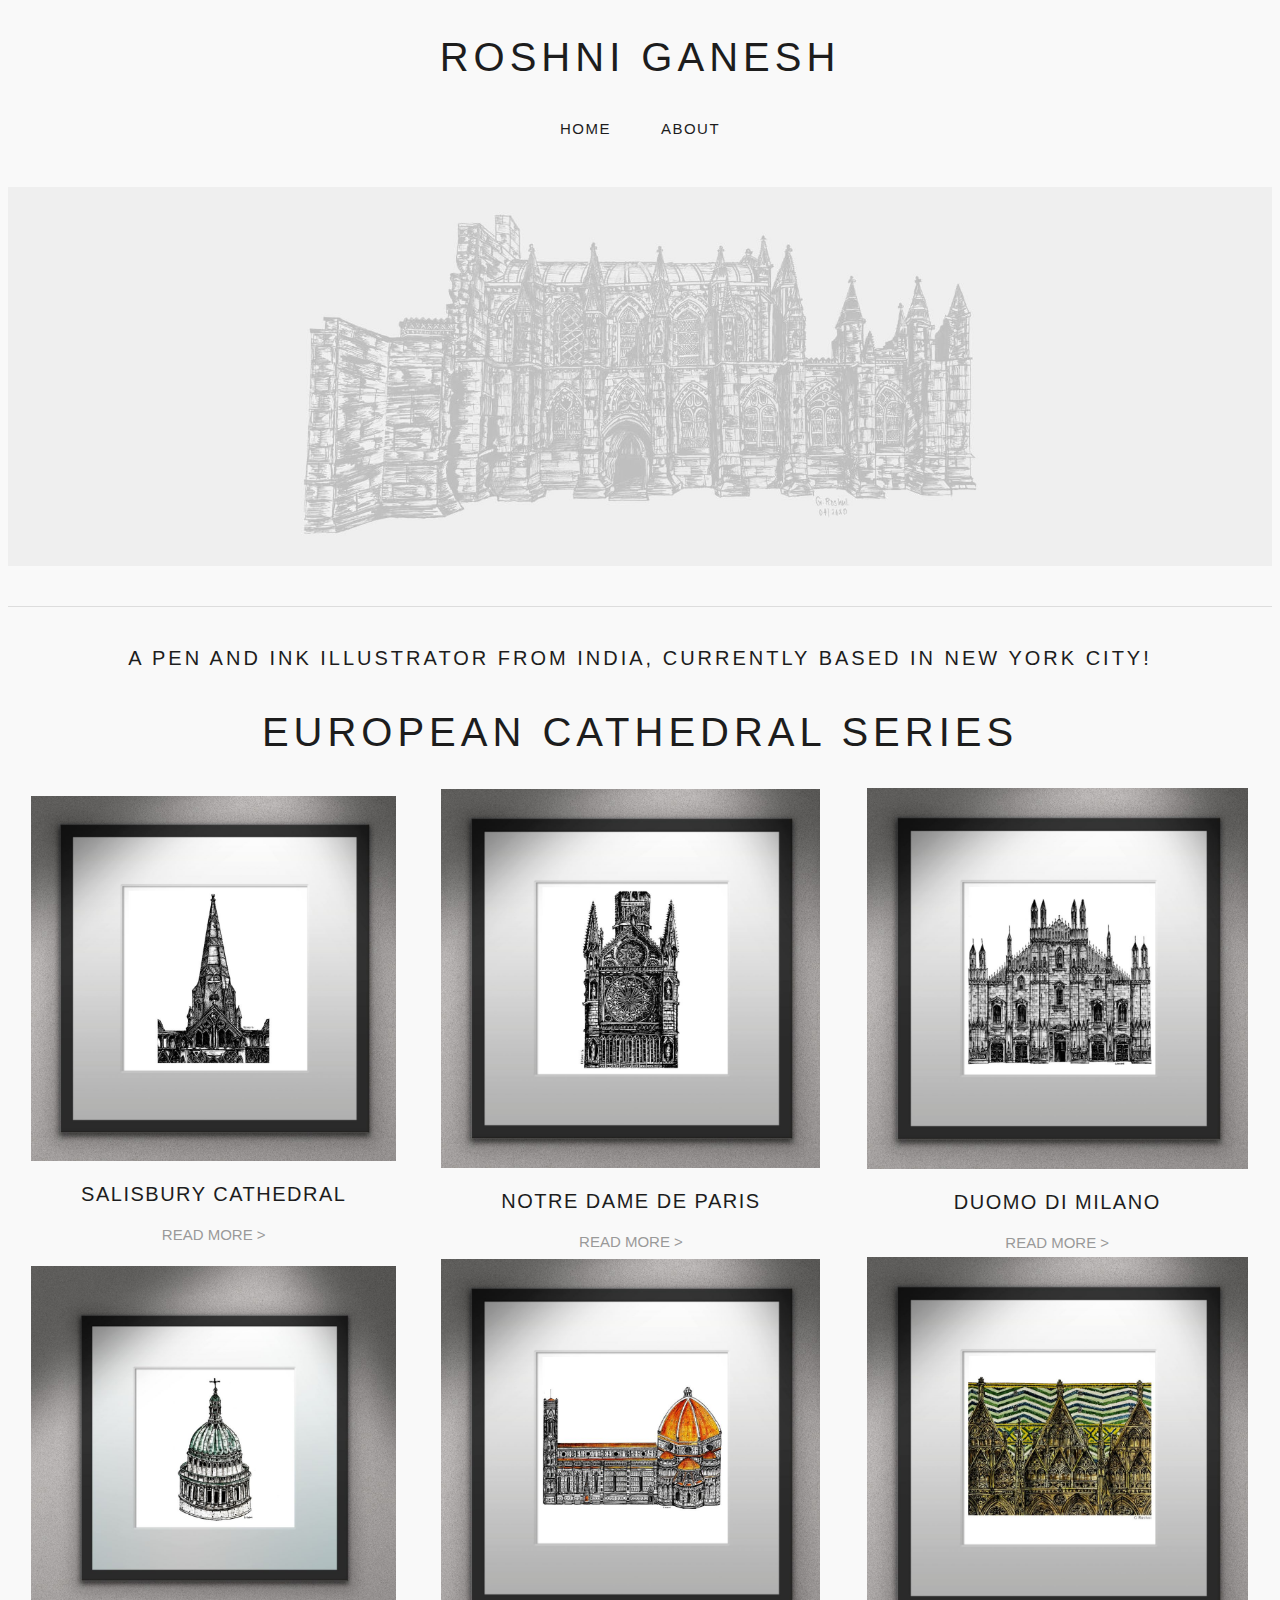
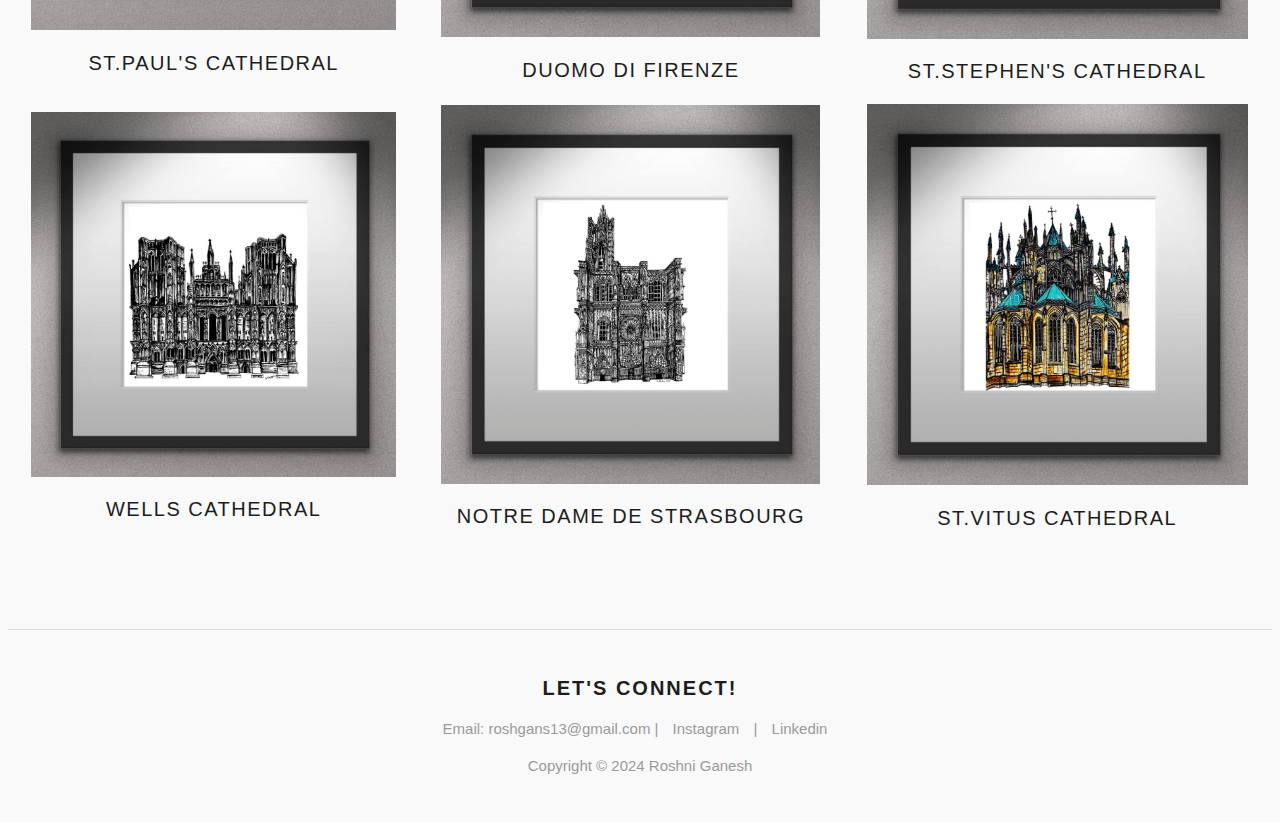
<file: index.html>
<!DOCTYPE html>
<html lang="en">
<head>
<meta charset="UTF-8">
<link rel="stylesheet" type="text/css" href="Web%20Basics.css">
<title>Roshni's Architectural Illustrations Portfolio</title>
</head>
<body>
    <header>
        <h1><a href="index.html"> Roshni Ganesh</a></h1>
        <nav>
            <a href="index.html">Home</a>
            <a href="About.html">About</a>
        </nav>
            <img src="Header%20Image.jpg" alt="Header Image" class="headerimg">
    </header>
    
    <section>
        <h2 id=intro1>A Pen and Ink Illustrator from India, currently based in New York City!</h2>
        <h1>EUROPEAN CATHEDRAL SERIES</h1>
    </section>
    
    <section class="portfolio">
        <table>
        <tr>
        <td>
            <img src="Salisbury%20Cathedral%20Spire.jpg" alt="Artwork 1">
            <h2>Salisbury Cathedral</h2>
            <a href="Artwork1.html">Read More > </a>
        </td>
        <td>
            <img src="Notre%20Dame%20de%20Paris.jpg" alt="Artwork 2">
            <h2>Notre Dame de Paris</h2>
            <a href="Artwork2.html">Read More > </a>
        </td>
        <td>
            <img src="Duomo%20di%20Milano.jpg" alt="Artwork 3">
            <h2>Duomo di Milano</h2>
            <a href="Artwork3.html">Read More > </a>
        </td>
        </tr>
        
        <tr>
        <td>
            <img src="St.Paul's%20Cathedral%20Dome.jpg" alt="Artwork 4">
            <h2>St.Paul's Cathedral</h2>
        </td>
        <td>
            <img src="Basilica%20di%20Santa%20Maria%20del%20Fiore.jpg" alt="Artwork 5">
            <h2>Duomo di Firenze</h2>
        </td>
            <td>
            <img src="St.Stephen's%20Cathedral.jpg" alt="Artwork 6">
            <h2>St.Stephen's Cathedral</h2>
        </td>
        </tr>
            
        <tr>
        <td>
            <img src="Wells%20Cathedral.jpg" alt="Artwork 7">
            <h2>Wells Cathedral</h2>
        </td>
        <td>
            <img src="Cathedral%20Notre%20Dame%20de%20Strasbourg.jpg" alt="Artwork 8">
            <h2>Notre Dame de Strasbourg</h2>
        </td>
        <td>
            <img src="St.Vitus%20Cahedral%20Eastern%20Facade.jpg" alt="Artwork 9">
            <h2>St.Vitus Cathedral</h2>
        </td>
        </tr>
        </table>
    </section>
    <Footer>
        <h4>Let's Connect!</h4>
        <p> Email: roshgans13@gmail.com | <a href="https://www.instagram.com/artdes_rosh/">Instagram</a> | <a href="https://www.linkedin.com/in/roshni-ganesh-38b903194/">Linkedin</a> </p>
        <p>Copyright &copy; 2024 Roshni Ganesh</p>
    </Footer>
</body>
</html>
</file>
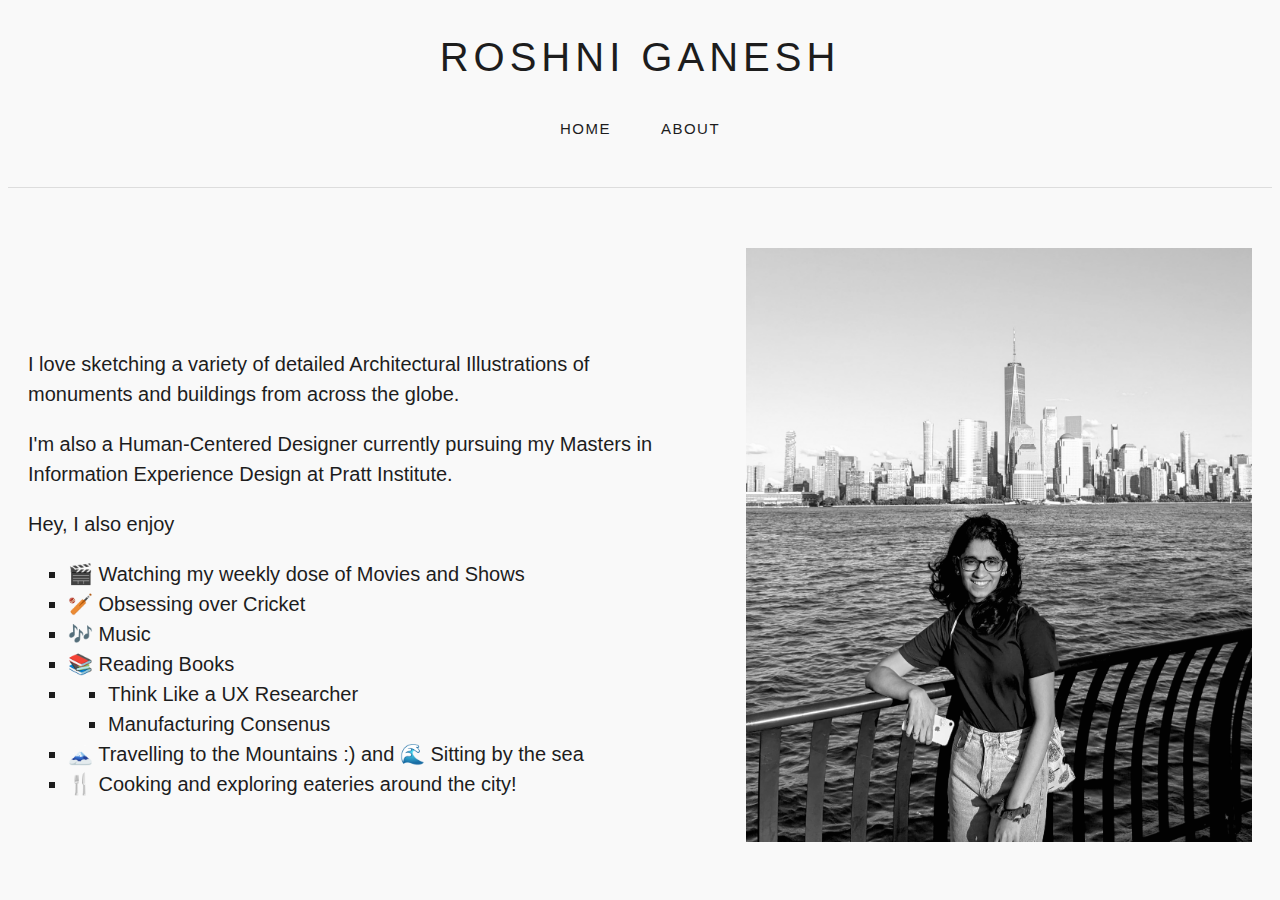
<file: About.html>
<!DOCTYPE html>
<html lang="en">
<head>
<meta charset="UTF-8">
<link rel="stylesheet" type="text/css" href="Web%20Basics.css">
<title>About Roshni Ganesh</title>
</head>
<body>
    <header>
        <h1><a href="index.html"> Roshni Ganesh</a></h1>
        <nav>
        <a href="index.html">Home</a>
        <a href="About.html">About</a>
        </nav>
    </header>
    
    <div class="aboutme">
        <p>I love sketching a variety of detailed Architectural Illustrations of monuments and buildings from across the globe. </p>
        
        <p> I'm also a Human-Centered Designer currently pursuing my Masters in Information Experience Design at Pratt Institute.</p>
        
        <p> Hey, I also enjoy </p>
            <ul> 
            <li>🎬 Watching my weekly dose of Movies and Shows</li> 
            <li>🏏 Obsessing over Cricket </li>
            <li> 🎶 Music </li>
            <li> 📚 Reading Books </li>
            <li>
                <ul>
                    <li>Think Like a UX Researcher</li>
                    <li>Manufacturing Consenus</li>
                </ul>
            </li>
            <li> 🗻 Travelling to the Mountains :) and 🌊 Sitting by the sea </li>
            <li>🍴 Cooking and exploring eateries around the city!</li>
            </ul>
    </div>         
    <img src="Roshni%20Ganesh.jpg" alt="About Image" class="myimage">
</body>
</html>
</file>
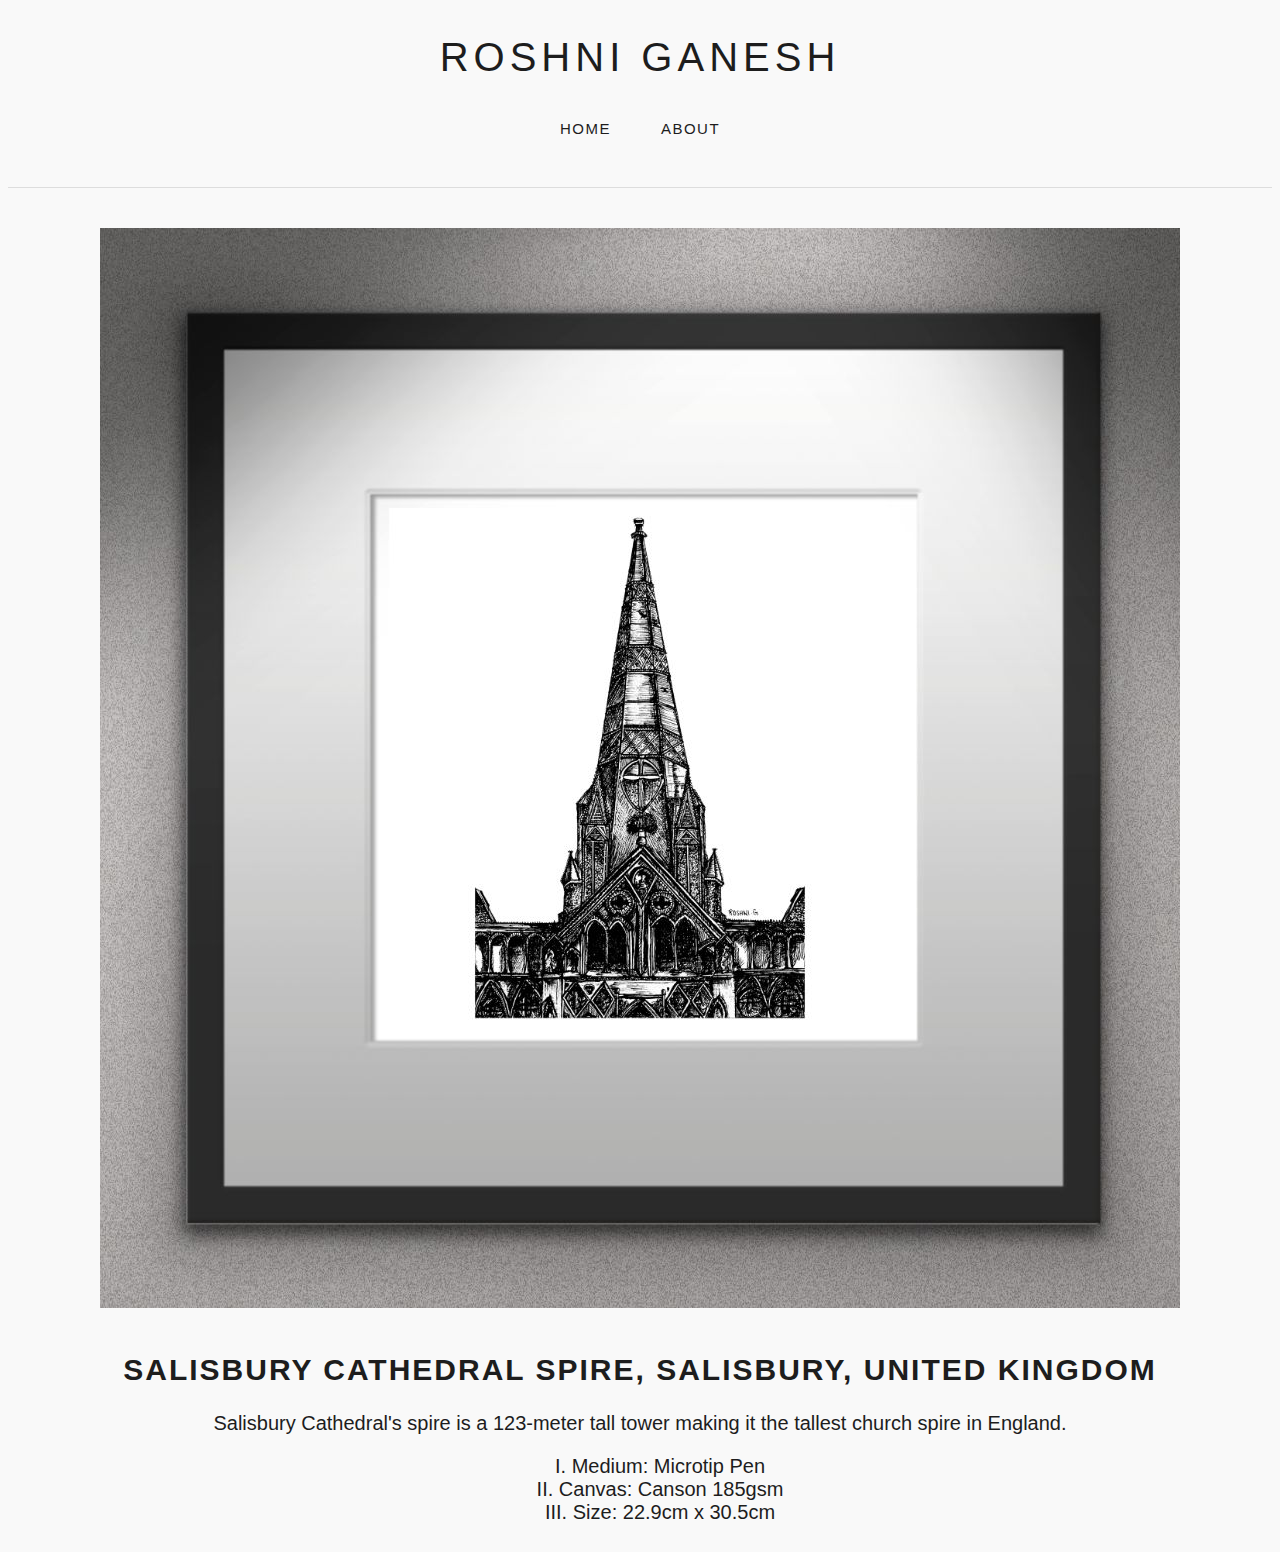
<file: Artwork 1.html>
<!DOCTYPE html>
<html>
<head>
<meta charset="UTF-8">
<link rel="stylesheet" type="text/css" href="Web%20Basics.css">
</head>
<body>
    <header>
        <h1><a href="index.html">Roshni Ganesh</a></h1>
        <nav>
        <a href="index.html">Home</a>
        <a href="About.html">About</a>
        </nav>
    </header>
    <div class="Artwork1">
        <img src="Salisbury%20Cathedral%20Spire.jpg">
    </div>
    <div class="AboutArtwork1">
        <h2>Salisbury Cathedral Spire, Salisbury, United Kingdom</h2>
        <P>Salisbury Cathedral's spire is a 123-meter tall tower making it the tallest church spire in England.</P>
        <ol>
            <li>Medium: Microtip Pen</li> 
            <li>Canvas: Canson 185gsm</li> 
            <li>Size: 22.9cm x 30.5cm</li>
        </ol>
    </div>
</body>
</html>
</file>
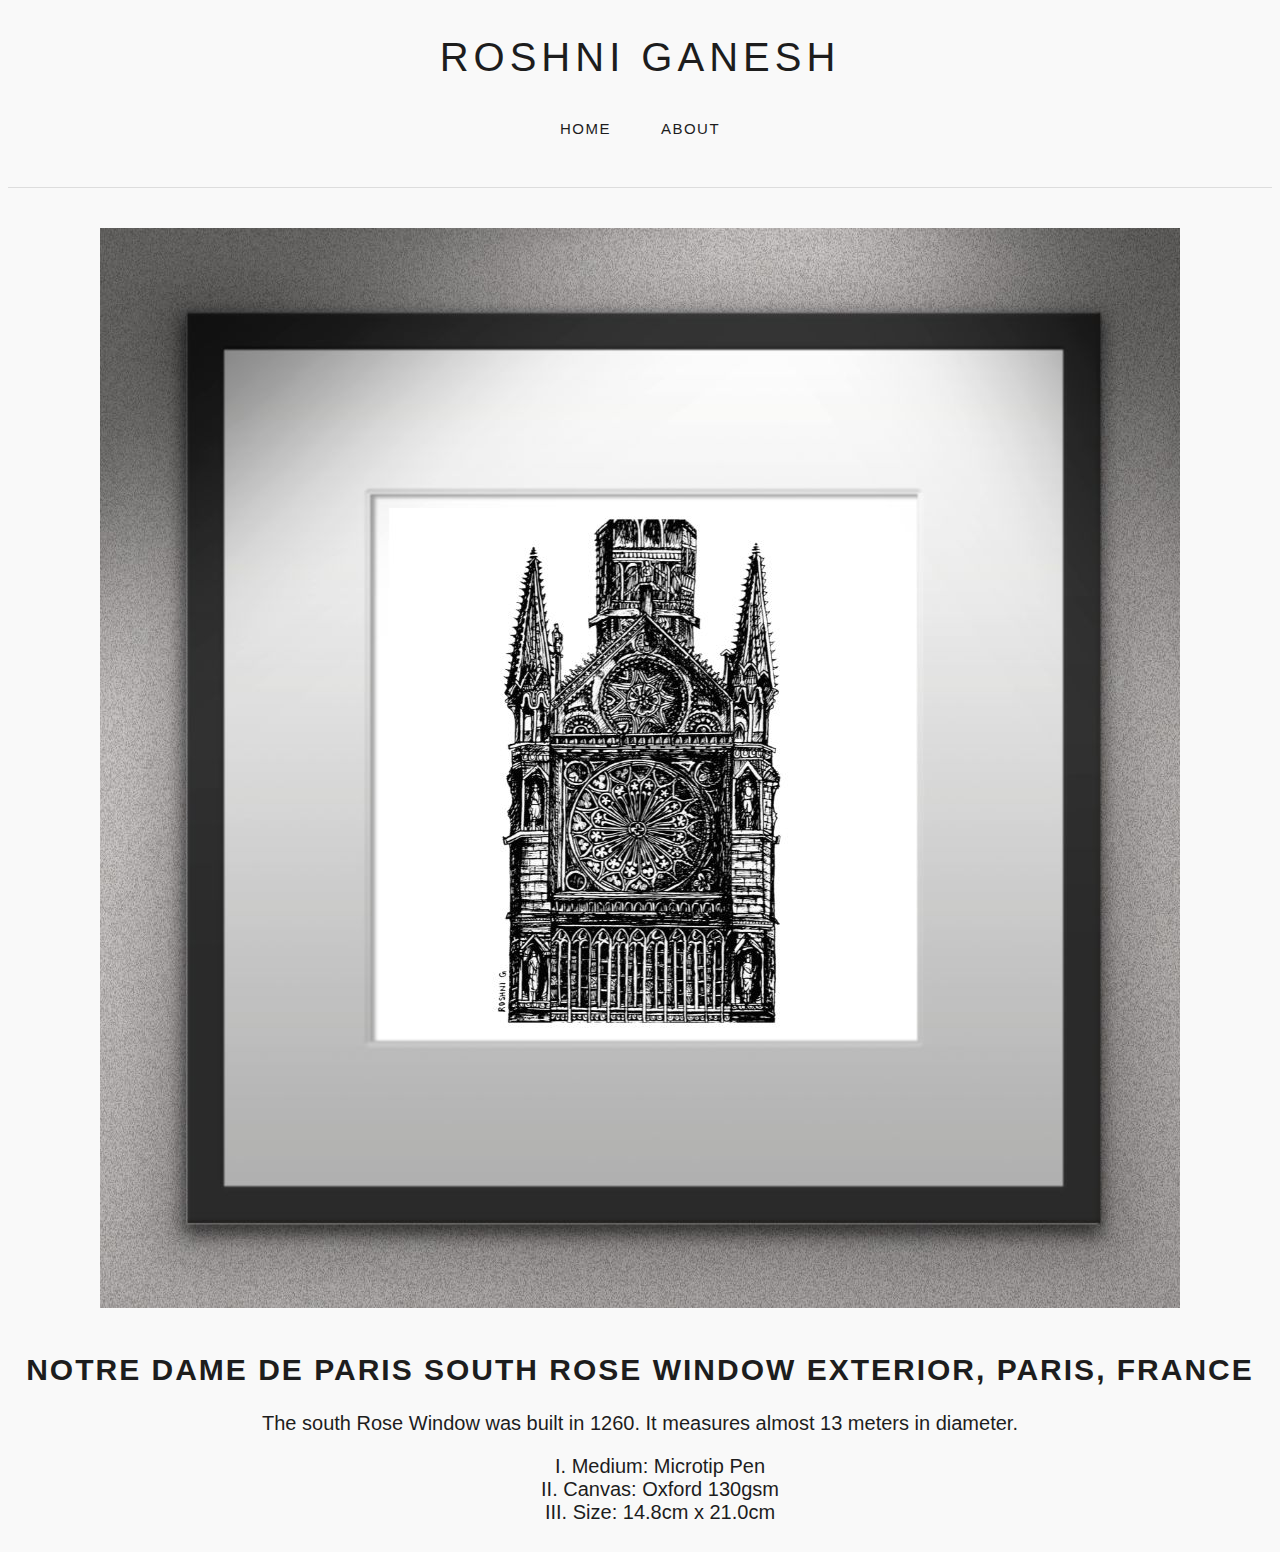
<file: Artwork 2.html>
<!DOCTYPE html>
<html>
<head>
<meta charset="UTF-8">
<link rel="stylesheet" type="text/css" href="Web%20Basics.css">
</head>
<body>
    <header>
        <h1><a href="index.html">Roshni Ganesh</a></h1>
        <nav>
        <a href="index.html">Home</a>
        <a href="About.html">About</a>
        </nav>
    </header> 
    <div class="Artwork2">
        <img src="Notre Dame de Paris.jpg">
    </div>
    <div class="AboutArtwork2">
        <h2>Notre Dame de Paris South Rose Window Exterior, Paris, France</h2>
        <p>The south Rose Window was built in 1260. It measures almost 13 meters in diameter.</p>
        <ol>
            <li>Medium: Microtip Pen</li> 
            <li>Canvas: Oxford 130gsm</li> 
            <li>Size: 14.8cm x 21.0cm</li>
        </ol>
    </div>
</body>
</html>
</file>
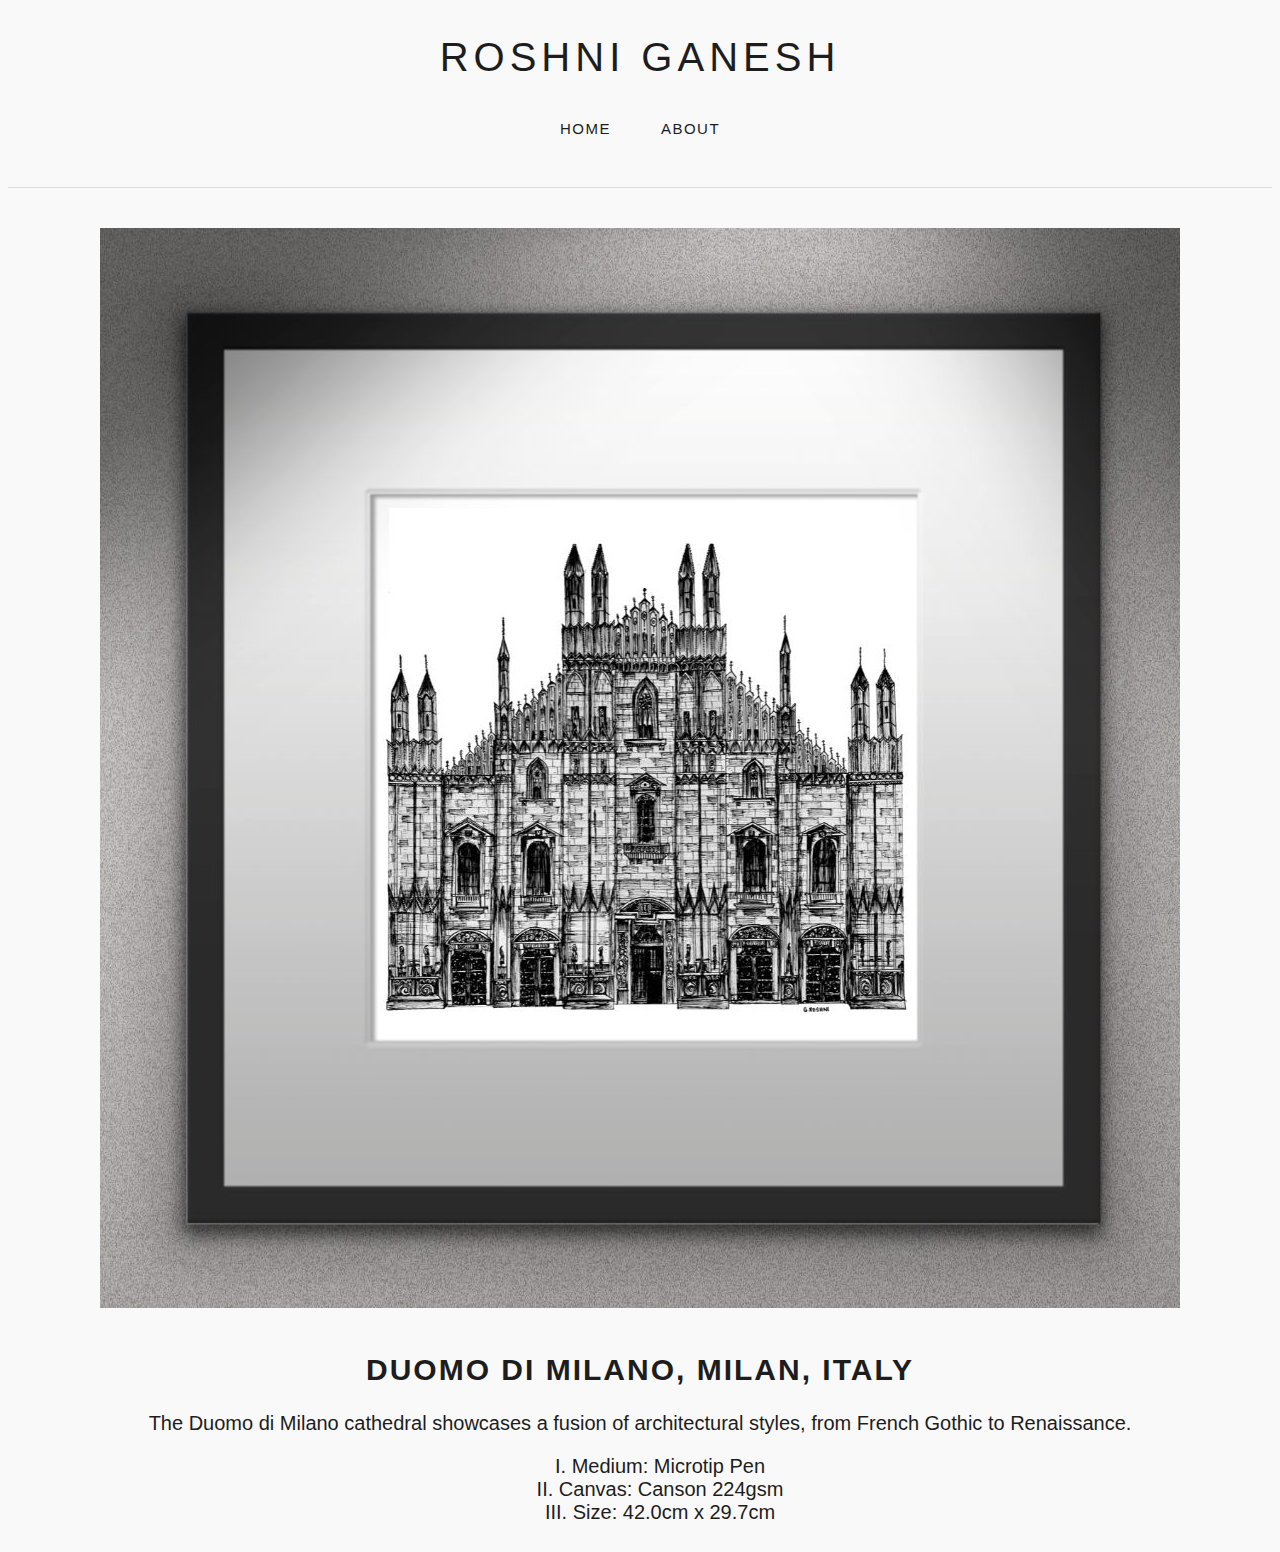
<file: Artwork 3.html>
<!DOCTYPE html>
<html>
<head>
<meta charset="UTF-8">
<link rel="stylesheet" type="text/css" href="Web%20Basics.css">
</head>
<body>
    <header>
        <h1><a href="index.html">Roshni Ganesh</a></h1>
        <nav>
        <a href="index.html">Home</a>
        <a href="About.html">About</a>
        </nav>
    </header> 
    <div class="Artwork3">
        <img src="Duomo di Milano.jpg">
    </div>
    <div class="AboutArtwork3">
        <h2>Duomo di Milano, Milan, Italy</h2>
        <P>The Duomo di Milano cathedral showcases a fusion of architectural styles, from French Gothic to Renaissance.</P>
        <ol>
            <li>Medium: Microtip Pen</li> 
            <li>Canvas: Canson 224gsm</li> 
            <li>Size: 42.0cm x 29.7cm</li>
        </ol>
    </div>
</body>
</html>
</file>
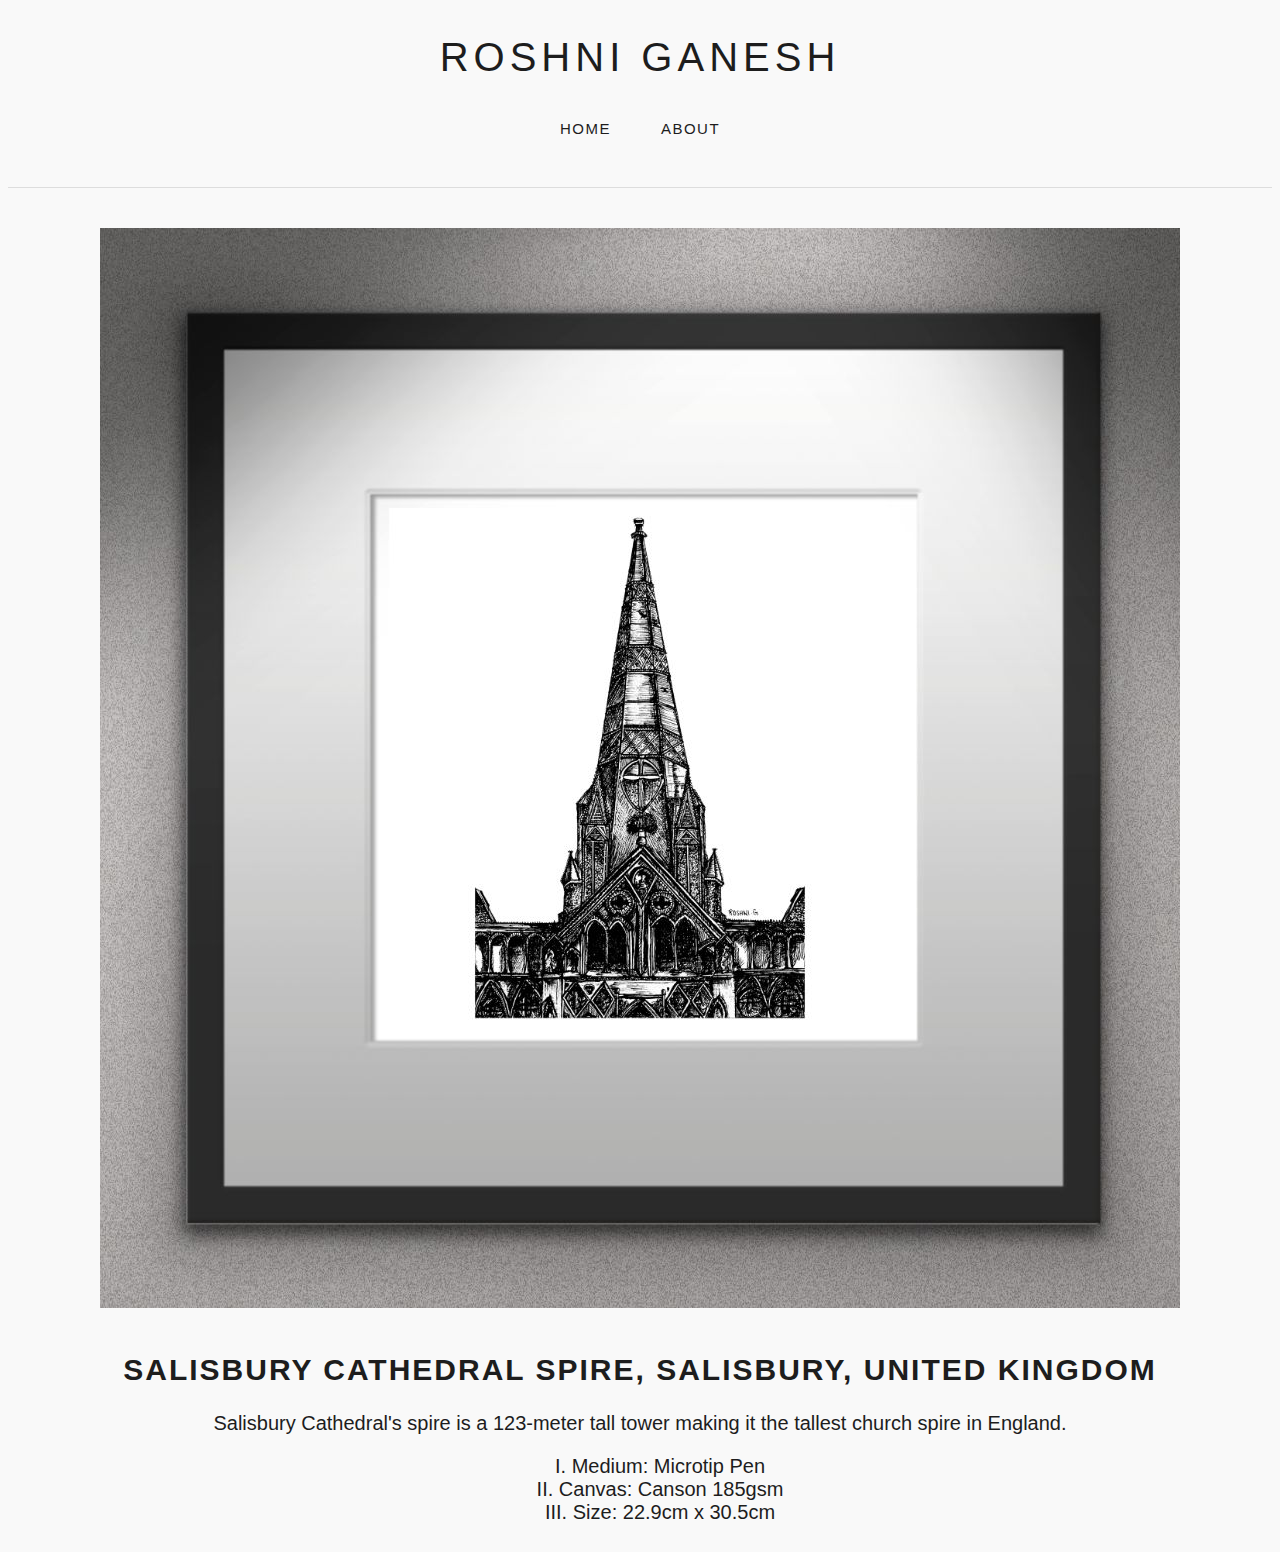
<file: Artwork1.html>
<!DOCTYPE html>
<html lang="en">
<head>
<meta charset="UTF-8">
<link rel="stylesheet" type="text/css" href="Web%20Basics.css">
<title>Artwork1 Salisbury Cathedral</title>
</head>
<body>
    <header>
        <h1><a href="index.html">Roshni Ganesh</a></h1>
        <nav>
        <a href="index.html">Home</a>
        <a href="About.html">About</a>
        </nav>
    </header>
    <div class="Artwork1">
        <img src="Salisbury%20Cathedral%20Spire.jpg" alt="Artwork1 Salisbury Cathedral Spire">
    </div>
    <div class="AboutArtwork1">
        <h2>Salisbury Cathedral Spire, Salisbury, United Kingdom</h2>
        <P>Salisbury Cathedral's spire is a 123-meter tall tower making it the tallest church spire in England.</P>
        <ol>
            <li>Medium: Microtip Pen</li> 
            <li>Canvas: Canson 185gsm</li> 
            <li>Size: 22.9cm x 30.5cm</li>
        </ol>
    </div>
</body>
</html>
</file>
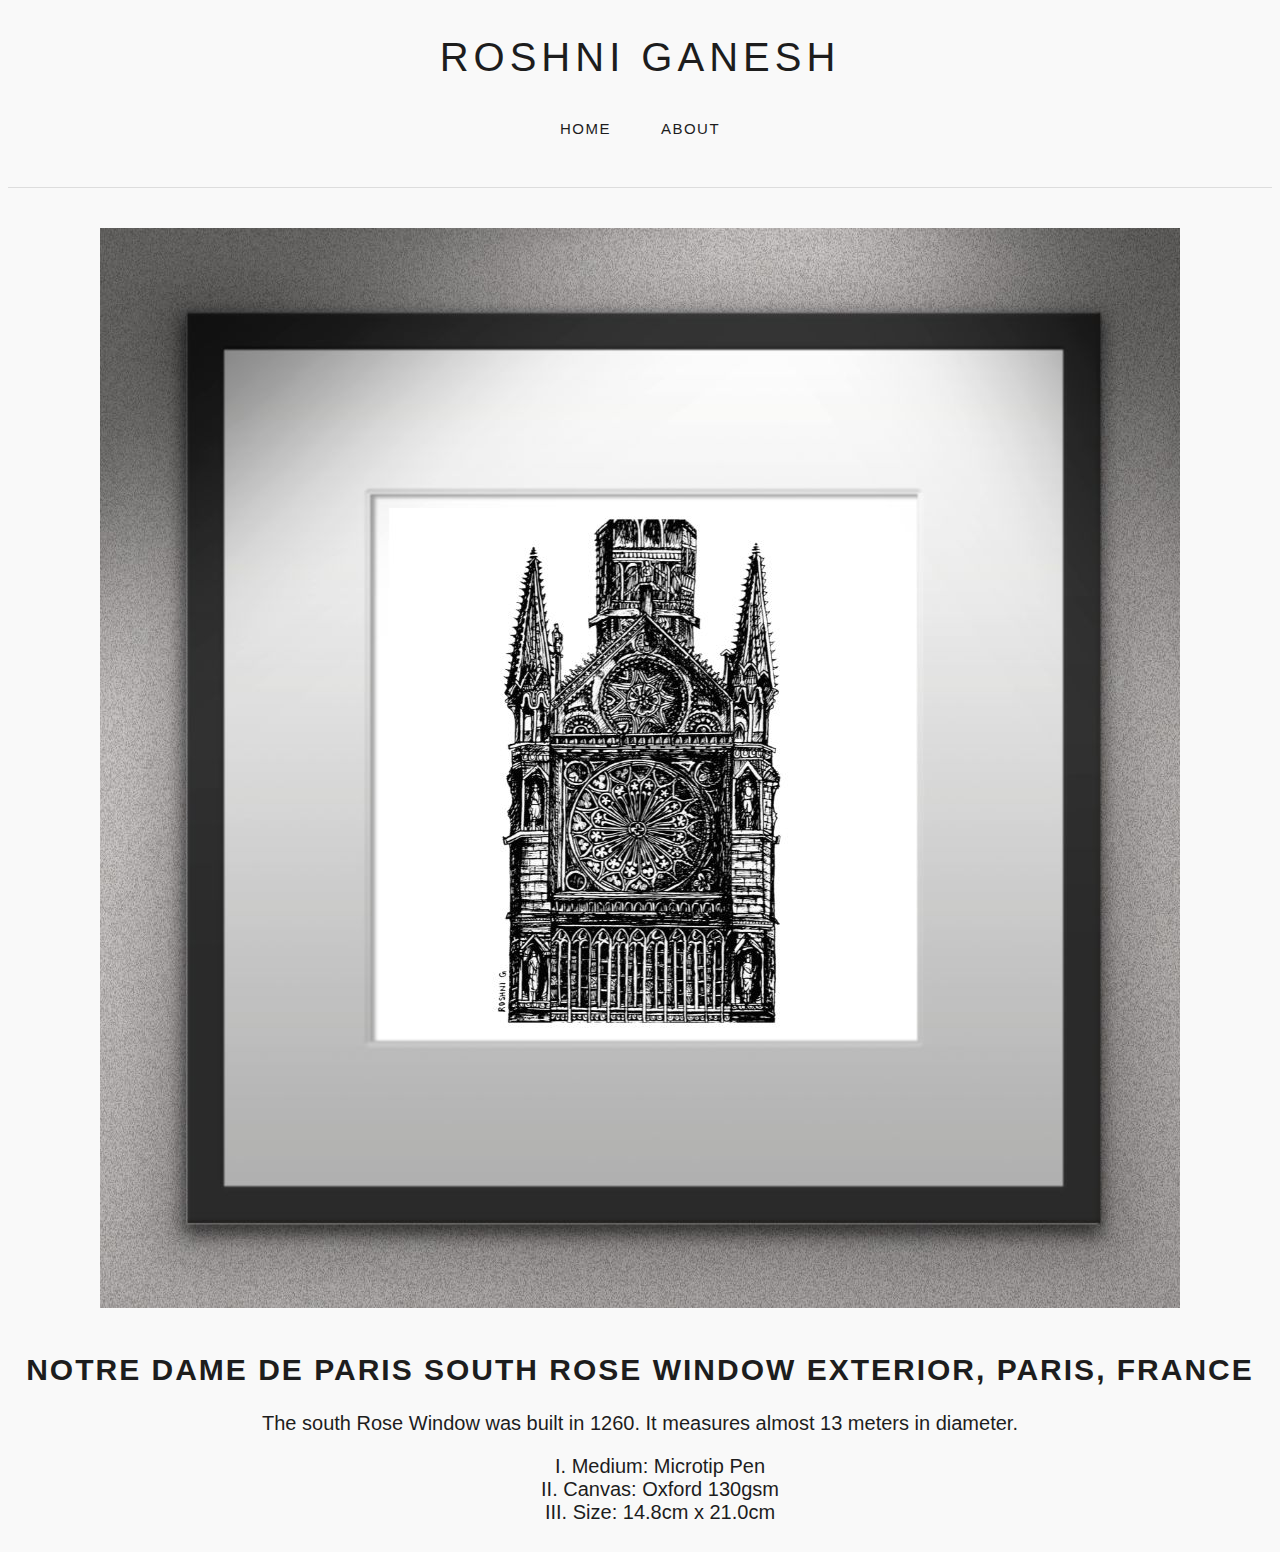
<file: Artwork2.html>
<!DOCTYPE html>
<html lang="en">
<head>
<meta charset="UTF-8">
<link rel="stylesheet" type="text/css" href="Web%20Basics.css">
<title>Artwork2 Notre Dame de Paris</title>
</head>
<body>
    <header>
        <h1><a href="index.html">Roshni Ganesh</a></h1>
        <nav>
        <a href="index.html">Home</a>
        <a href="About.html">About</a>
        </nav>
    </header> 
    <div class="Artwork2">
        <img src="Notre%20Dame%20de%20Paris.jpg" alt="Notre Dame de Paris South Rose Window Exterior">
    </div>
    <div class="AboutArtwork2">
        <h2>Notre Dame de Paris South Rose Window Exterior, Paris, France</h2>
        <p>The south Rose Window was built in 1260. It measures almost 13 meters in diameter.</p>
        <ol>
            <li>Medium: Microtip Pen</li> 
            <li>Canvas: Oxford 130gsm</li> 
            <li>Size: 14.8cm x 21.0cm</li>
        </ol>
    </div>
</body>
</html>
</file>
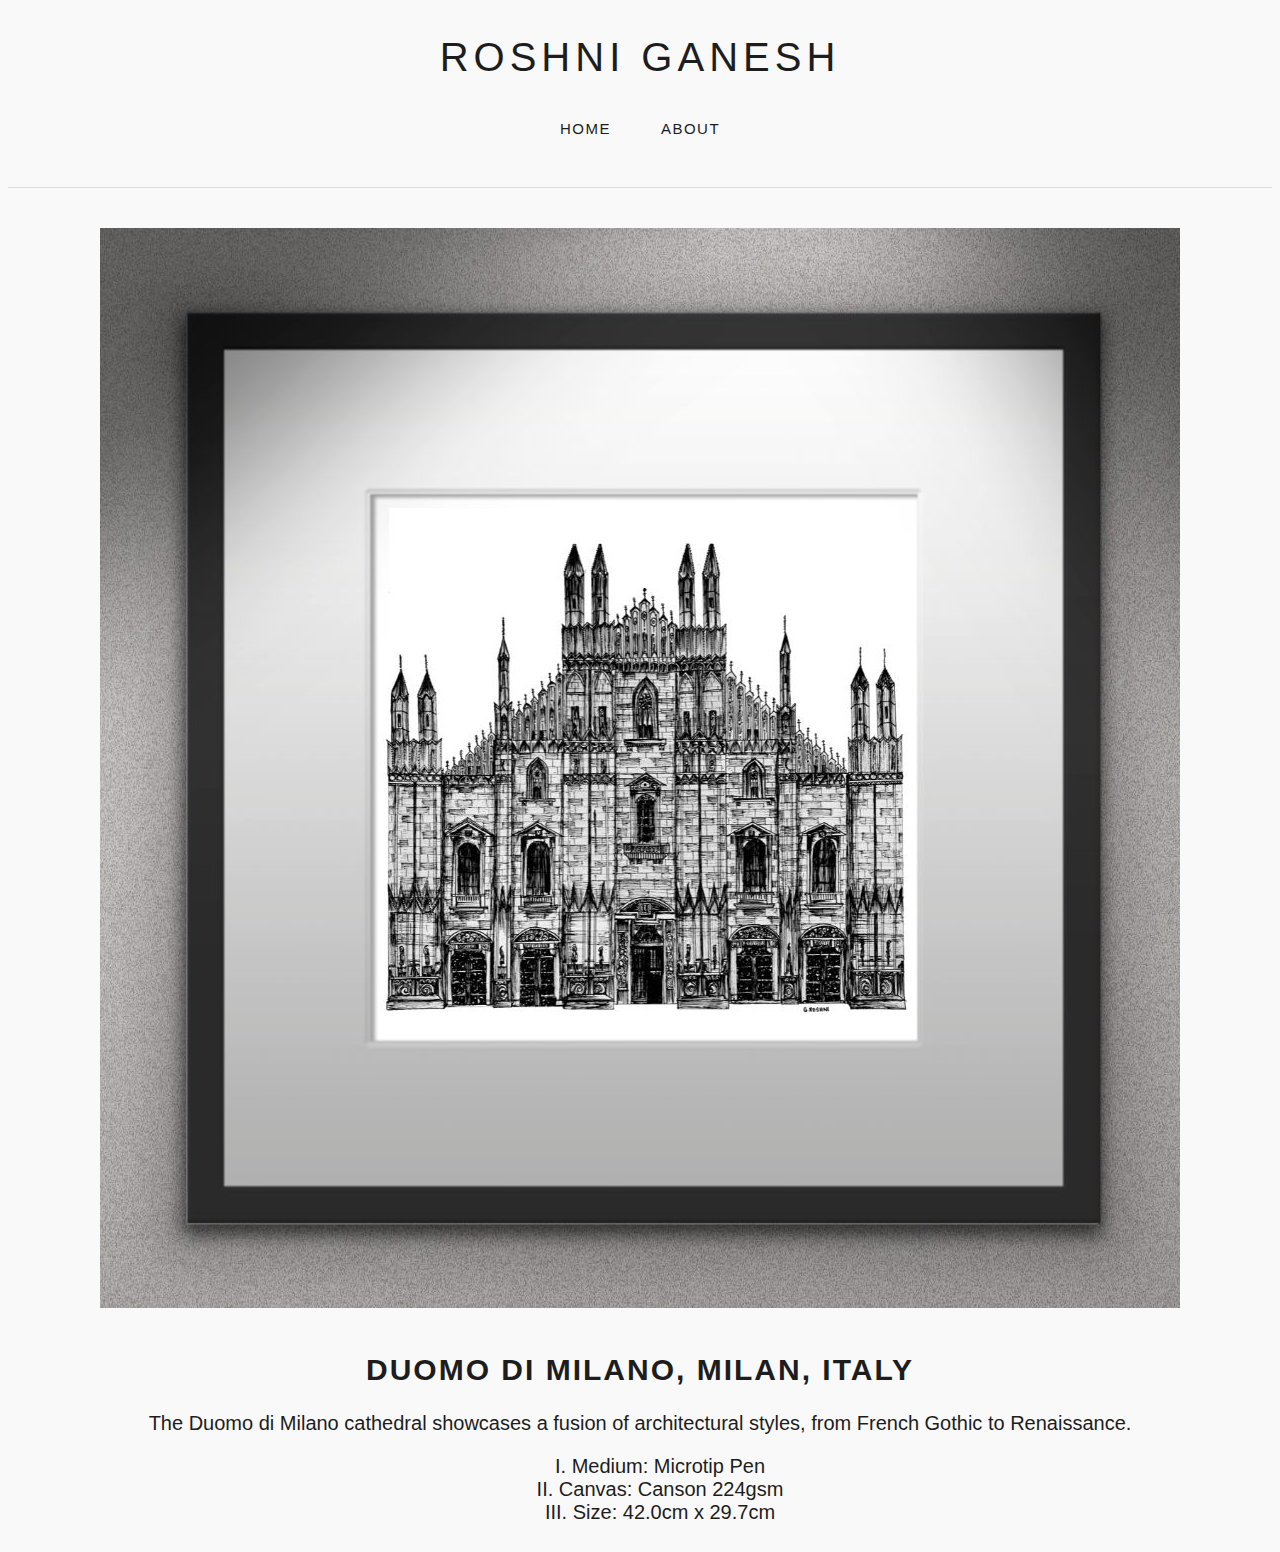
<file: Artwork3.html>
<!DOCTYPE html>
<html lang="en">
<head>
<meta charset="UTF-8">
<link rel="stylesheet" type="text/css" href="Web%20Basics.css">
<title>Duomo di Milano</title>
</head>
<body>
    <header>
        <h1><a href="index.html">Roshni Ganesh</a></h1>
        <nav>
        <a href="index.html">Home</a>
        <a href="About.html">About</a>
        </nav>
    </header> 
    <div class="Artwork3">
        <img src="Duomo%20di%20Milano.jpg" alt="Duomo di Milano">
    </div>
    <div class="AboutArtwork3">
        <h2>Duomo di Milano, Milan, Italy</h2>
        <P>The Duomo di Milano cathedral showcases a fusion of architectural styles, from French Gothic to Renaissance.</P>
        <ol>
            <li>Medium: Microtip Pen</li> 
            <li>Canvas: Canson 224gsm</li> 
            <li>Size: 42.0cm x 29.7cm</li>
        </ol>
    </div>
</body>
</html>
</file>
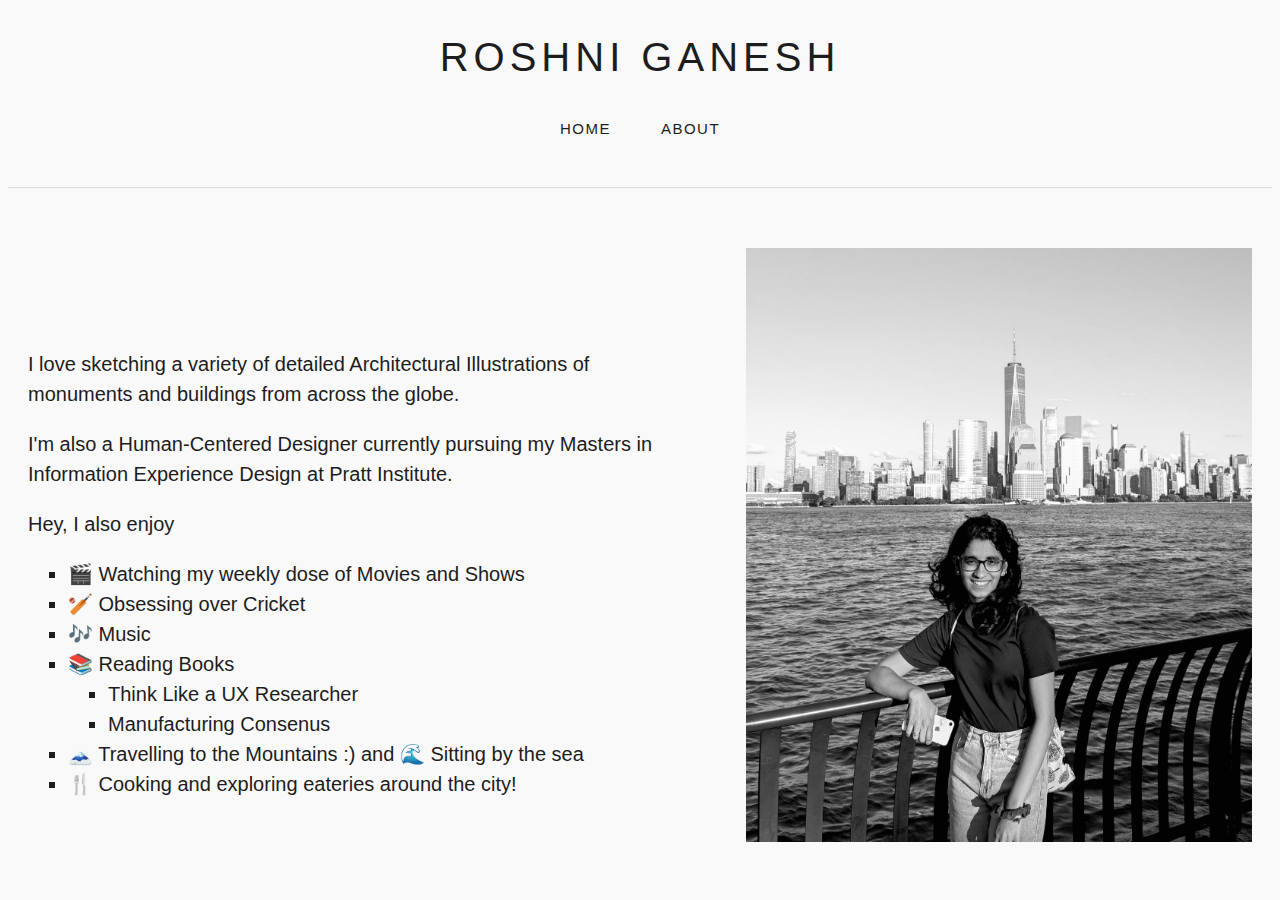
<file: Web Basics About.html>
<!DOCTYPE html>
<html>
<head>
<meta charset="UTF-8">
<link rel="stylesheet" type="text/css" href="Web%20Basics.css">
</head>
<body>
    <header>
        <h1><a href="index.html"> Roshni Ganesh</a></h1>
        <nav>
        <a href="index.html">Home</a>
        <a href="Web%20Basics%20About.html">About</a>
        </nav>
    </header>
    
    <div class="aboutme">
        <p>I love sketching a variety of detailed Architectural Illustrations of monuments and buildings from across the globe. </p>
        
        <p> I'm also a Human-Centered Designer currently pursuing my Masters in Information Experience Design at Pratt Institute.</p>
        
        <p> Hey, I also enjoy </p>
            <ul> 
            <li>🎬 Watching my weekly dose of Movies and Shows</li> 
            <li>🏏 Obsessing over Cricket </li>
            <li> 🎶 Music </li>
            <li> 📚 Reading Books </li>
            <ul>
                <li>Think Like a UX Researcher</li>
                <li>Manufacturing Consenus</li>
            </ul>
            <li> 🗻 Travelling to the Mountains :) and 🌊 Sitting by the sea </li>
            <li>🍴 Cooking and exploring eateries around the city!</li>
            </ul>
    </div>         
    <img src="Roshni%20Ganesh.jpg" alt="About Image" class="myimage">
</body>
</html>
</file>
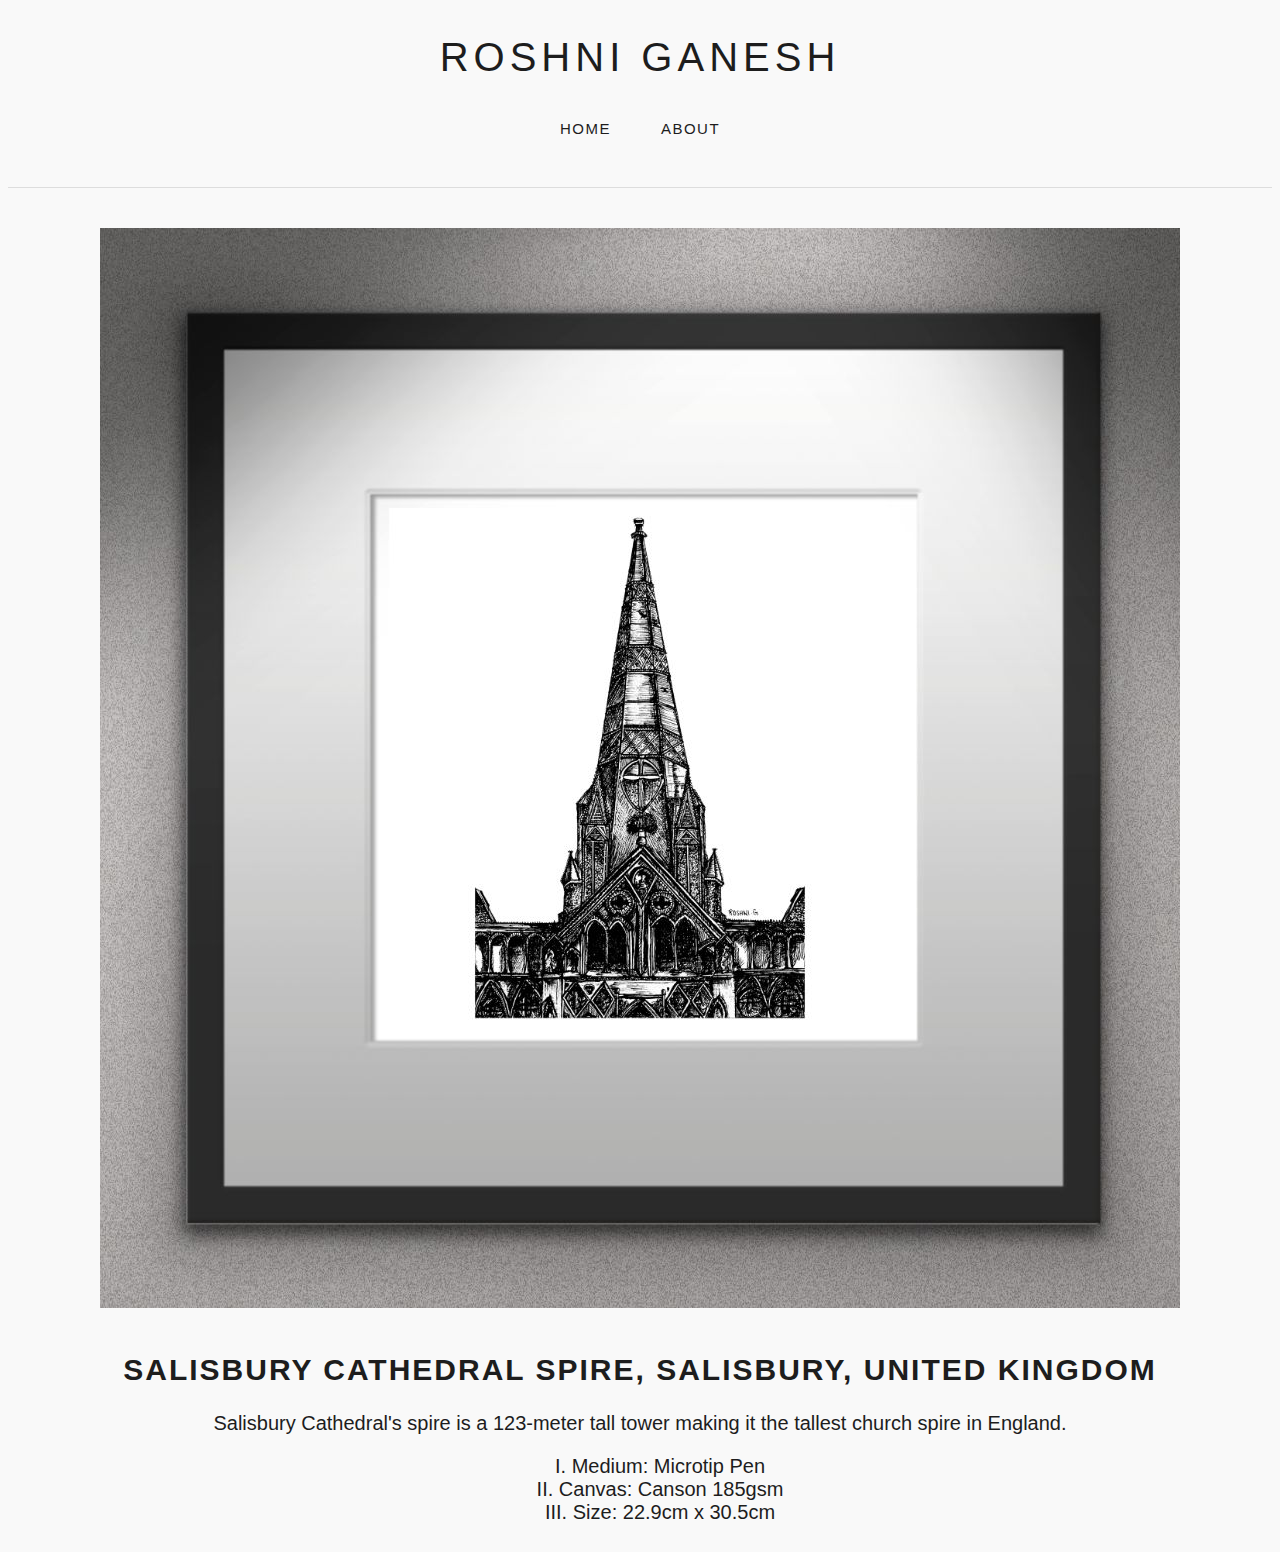
<file: Web Basics Artwork 1.html>
<!DOCTYPE html>
<html>
<head>
<meta charset="UTF-8">
<link rel="stylesheet" type="text/css" href="Web%20Basics.css">
</head>
<body>
    <header>
        <h1><a href="index.html">Roshni Ganesh</a></h1>
        <nav>
        <a href="index.html">Home</a>
        <a href="Web%20Basics%20About.html">About</a>
        </nav>
    </header>
    <div class="Artwork1">
        <img src="Salisbury%20Cathedral%20Spire.jpg">
    </div>
    <div class="AboutArtwork1">
        <h2>Salisbury Cathedral Spire, Salisbury, United Kingdom</h2>
        <P>Salisbury Cathedral's spire is a 123-meter tall tower making it the tallest church spire in England.</P>
        <ol>
            <li>Medium: Microtip Pen</li> 
            <li>Canvas: Canson 185gsm</li> 
            <li>Size: 22.9cm x 30.5cm</li>
        </ol>
    </div>
</body>
</html>
</file>
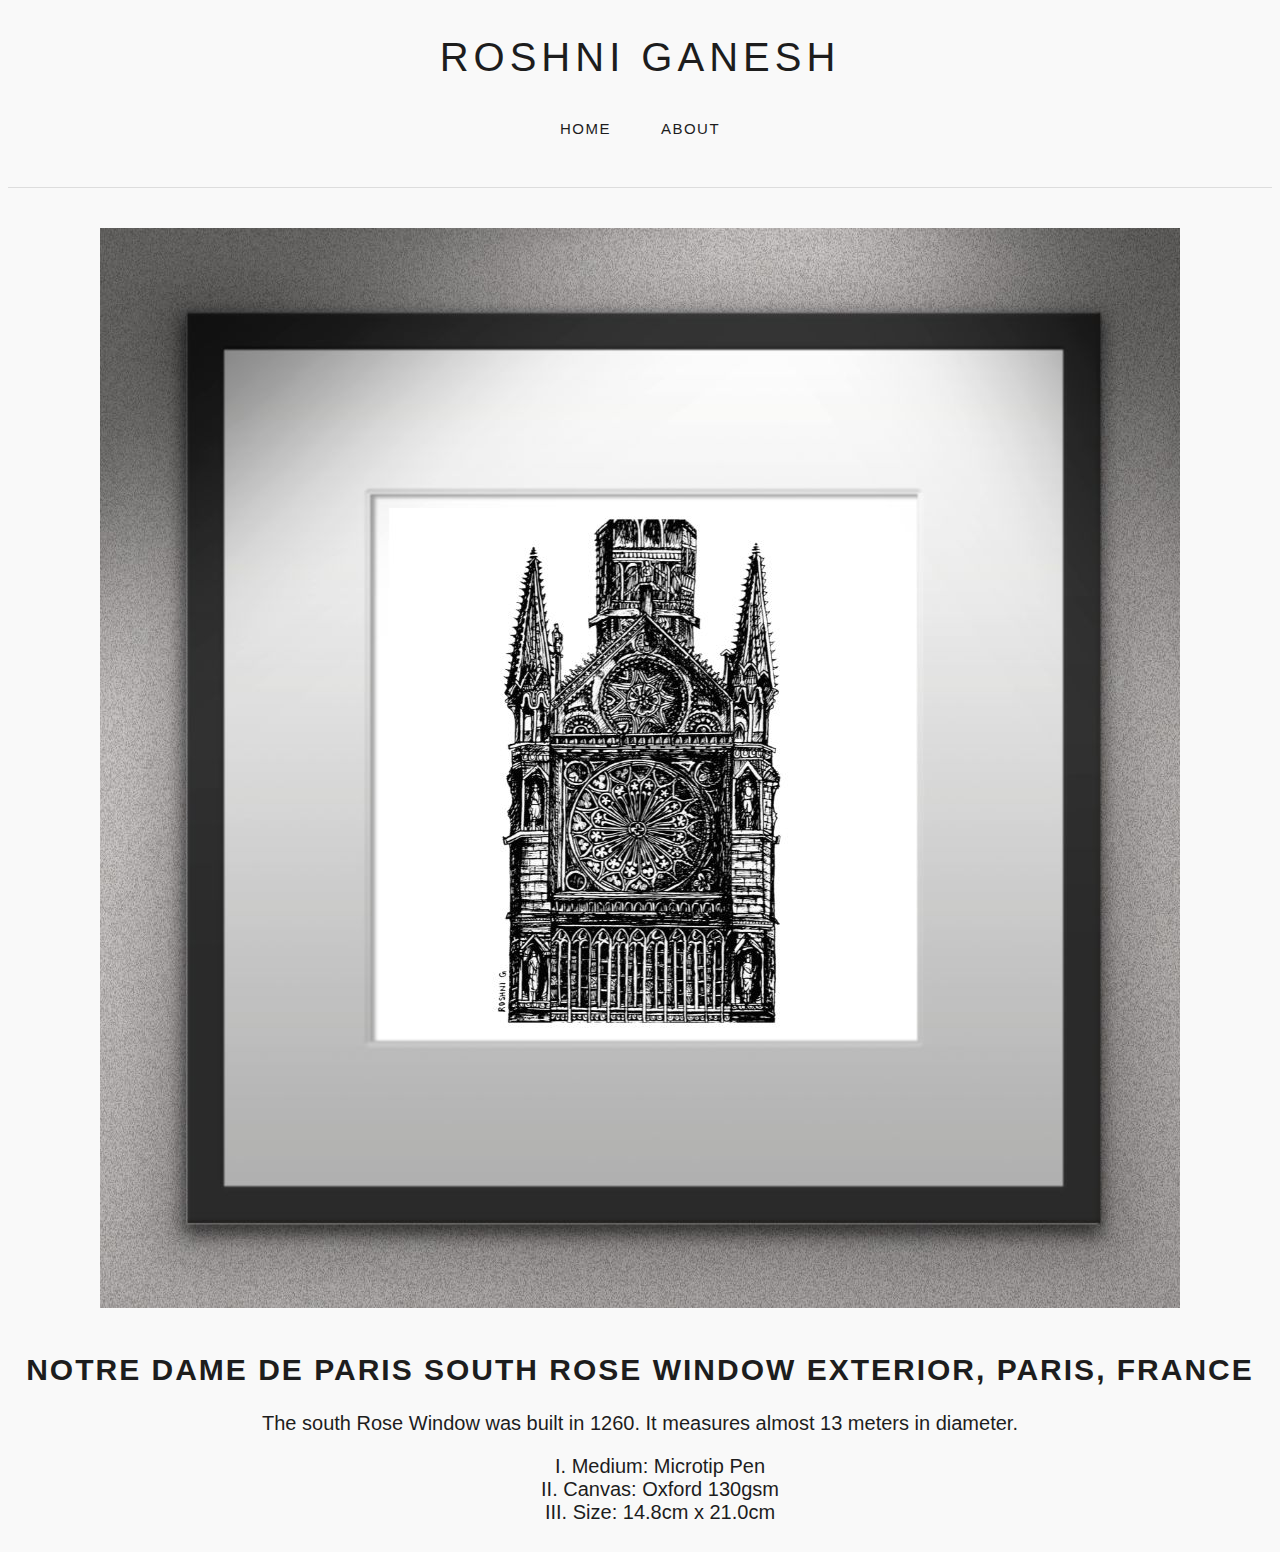
<file: Web Basics Artwork 2.html>
<!DOCTYPE html>
<html>
<head>
<meta charset="UTF-8">
<link rel="stylesheet" type="text/css" href="Web%20Basics.css">
</head>
<body>
    <header>
        <h1><a href="index.html">Roshni Ganesh</a></h1>
        <nav>
        <a href="index.html">Home</a>
        <a href="Web%20Basics%20About.html">About</a>
        </nav>
    </header> 
    <div class="Artwork2">
        <img src="Notre Dame de Paris.jpg">
    </div>
    <div class="AboutArtwork2">
        <h2>Notre Dame de Paris South Rose Window Exterior, Paris, France</h2>
        <p>The south Rose Window was built in 1260. It measures almost 13 meters in diameter.</p>
        <ol>
            <li>Medium: Microtip Pen</li> 
            <li>Canvas: Oxford 130gsm</li> 
            <li>Size: 14.8cm x 21.0cm</li>
        </ol>
    </div>
</body>
</html>
</file>
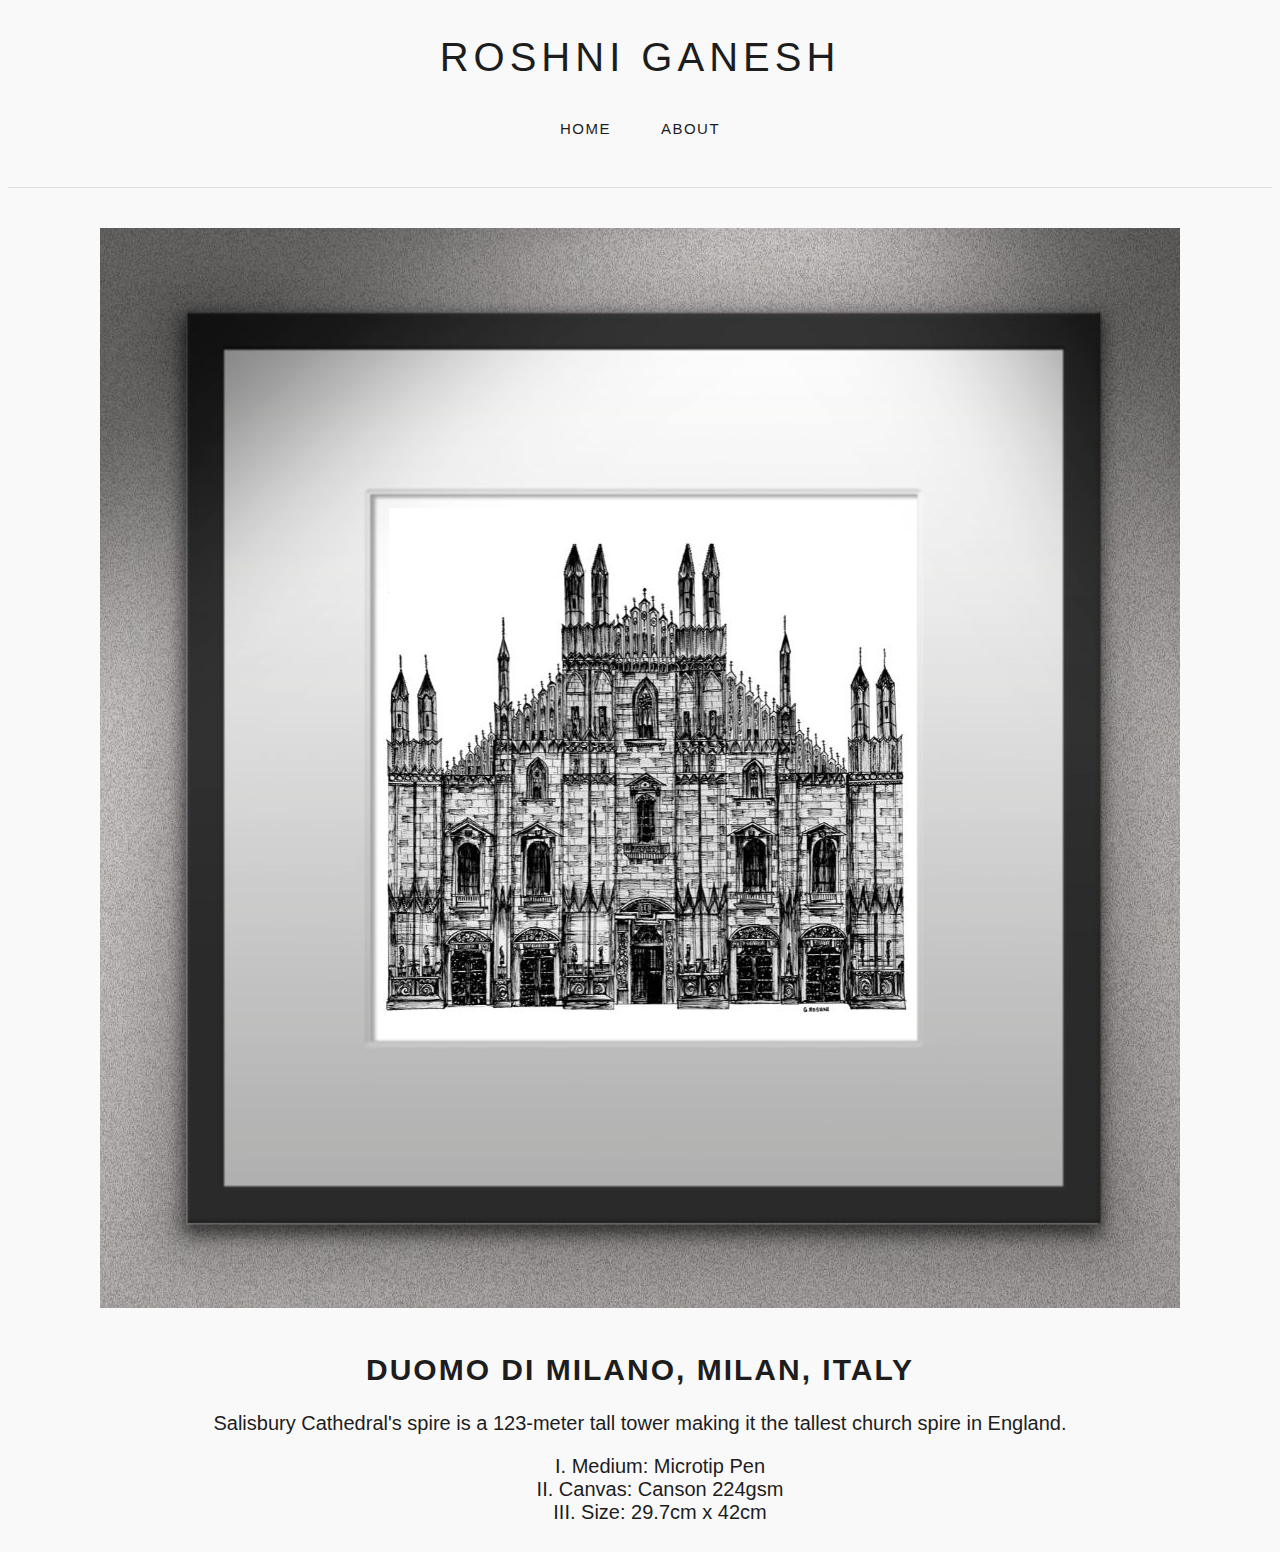
<file: Web Basics Artwork 3.html>
<!DOCTYPE html>
<html>
<head>
<meta charset="UTF-8">
<link rel="stylesheet" type="text/css" href="Web%20Basics.css">
</head>
<body>
    <header>
        <h1><a href="index.html">Roshni Ganesh</a></h1>
        <nav>
        <a href="index.html">Home</a>
        <a href="Web%20Basics%20About.html">About</a>
        </nav>
    </header> 
    <div class="Artwork3">
        <img src="Duomo di Milano.jpg">
    </div>
    <div class="AboutArtwork3">
        <h2>Duomo di Milano, Milan, Italy</h2>
        <P>Salisbury Cathedral's spire is a 123-meter tall tower making it the tallest church spire in England.</P>
        <ol>
            <li>Medium: Microtip Pen</li> 
            <li>Canvas: Canson 224gsm</li> 
            <li>Size: 29.7cm x 42cm</li>
        </ol>
    </div>
</body>
</html>
</file>
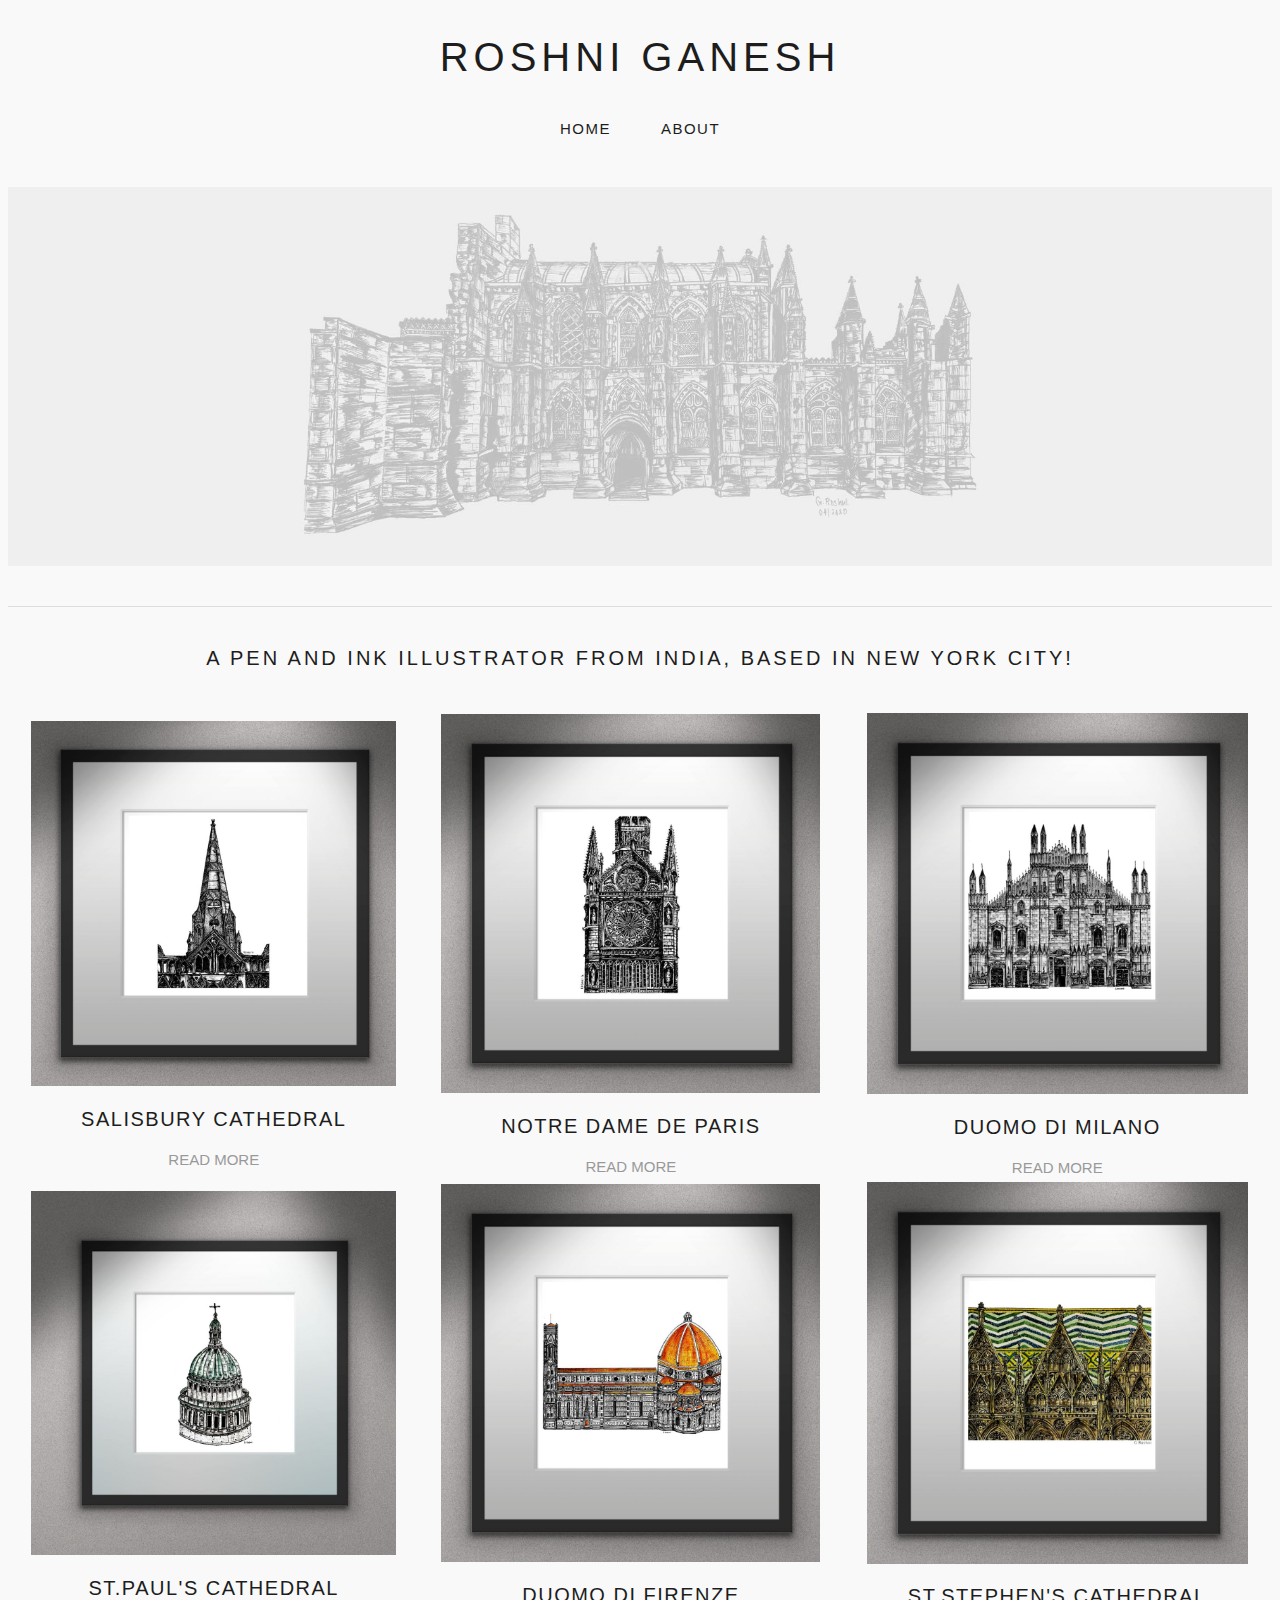
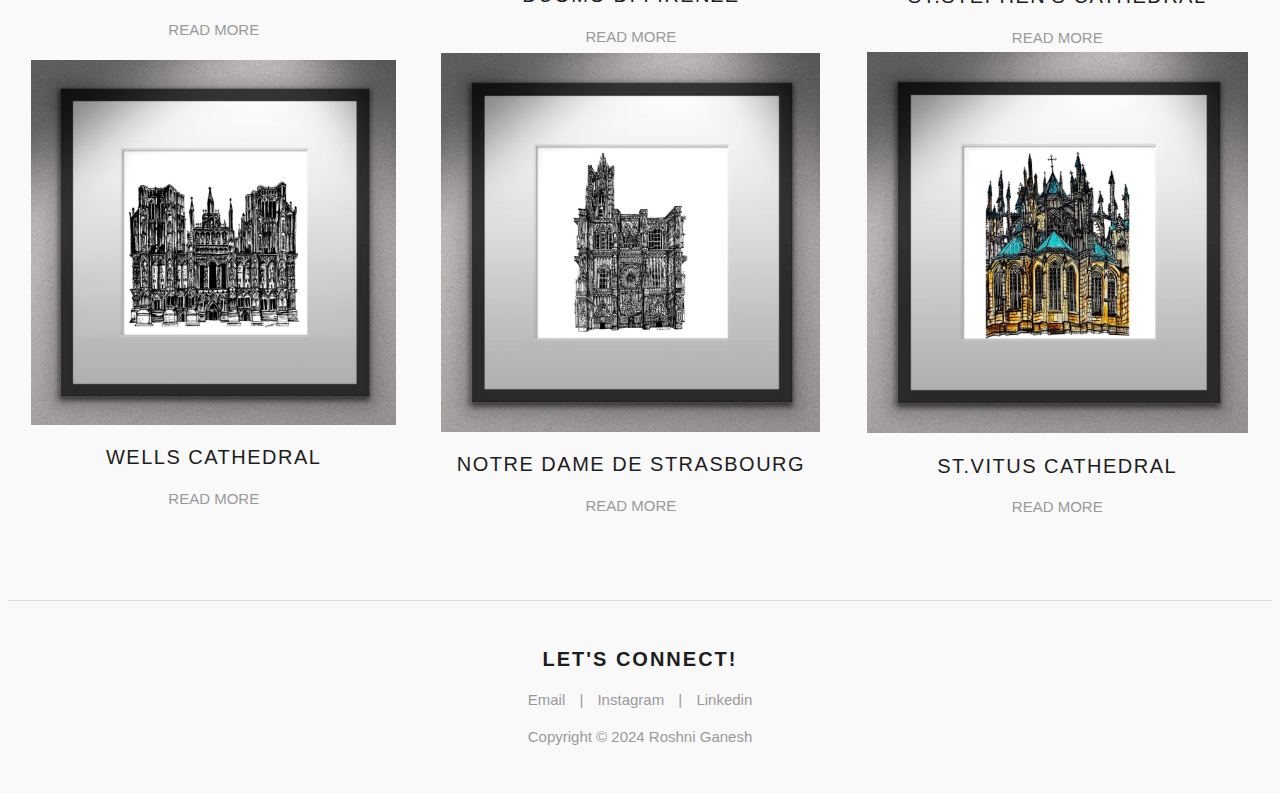
<file: Web Basics Homepage.html>
<!DOCTYPE html>
<html>
<head>
<meta charset="UTF-8">
<link rel="stylesheet" type="text/css" href="Web%20Basics.css">
</head>
<body>
    <header>
        <h1><a href="Web%20Basics%20Homepage.html"> Roshni Ganesh</a></h1>
        <nav>
            <a href="Web%20Basics%20Homepage.html">Home</a>
            <a href="Web%20Basics%20About.html">About</a>
        </nav>
            <img src="Header%20Image.jpg" alt="Header Image" class="headerimg">
    </header>
    
    <section>
        <h2 id=intro1>A Pen and Ink Illustrator from India, based in New York City!</h2>
    </section>
    
    <section class="portfolio">
        <table>
        <tr>
        <td>
            <img src="Salisbury%20Cathedral%20Spire.jpg" alt="Artwork 1">
            <h2>Salisbury Cathedral</h2>
            <a href="Web%20Basics%20Artwork%201.html">Read More</a>
        </td>
        <td>
            <img src="Notre%20Dame%20de%20Paris.jpg" alt="Artwork 2">
            <h2>Notre Dame de Paris</h2>
            <a href="artwork2.html">Read More</a>
        </td>
        <td>
            <img src="Duomo%20di%20Milano.jpg" alt="Artwork 3">
            <h2>Duomo di Milano</h2>
            <a href="artwork3.html">Read More</a>
        </td>
        </tr>
        
        <tr>
        <td>
            <img src="St.Paul's%20Cathedral%20Dome.jpg" alt="Artwork 4">
            <h2>St.Paul's Cathedral</h2>
            <a href="artwork4.html">Read More</a>
        </td>
        <td>
            <img src="Basilica%20di%20Santa%20Maria%20del%20Fiore.jpg" alt="Artwork 5">
            <h2>Duomo di Firenze</h2>
            <a href="artwork5.html">Read More</a>
        </td>
            <td>
            <img src="St.Stephen's%20Cathedral.jpg" alt="Artwork 6">
            <h2>St.Stephen's Cathedral</h2>
            <a href="artwork6.html">Read More</a>
        </td>
        </tr>
            
        <tr>
        <td>
            <img src="Wells%20Cathedral.jpg" alt="Artwork 7">
            <h2>Wells Cathedral</h2>
            <a href="artwork7.html">Read More</a>
        </td>
        <td>
            <img src="Cathedral%20Notre%20Dame%20de%20Strasbourg.jpg" alt="Artwork 8">
            <h2>Notre Dame de Strasbourg</h2>
            <a href="artwork8.html">Read More</a>
        </td>
        <td>
            <img src="St.Vitus%20Cahedral%20Eastern%20Facade.jpg" alt="Artwork 9">
            <h2>St.Vitus Cathedral</h2>
            <a href="artwork9.html">Read More</a>
        </td>
        </tr>
        </table>
    </section>
    <Footer>
        <h4>Let's Connect!</h4>
        <p> <a href="roshgans13@gmail.com">Email</a> | <a href="https://www.instagram.com/artdes_rosh/">Instagram</a> | <a href="https://www.linkedin.com/in/roshni-ganesh-38b903194/">Linkedin</a> </p>
        <p>Copyright &copy; 2024 Roshni Ganesh</p>
    </Footer>
</body>
</html>
</file>
